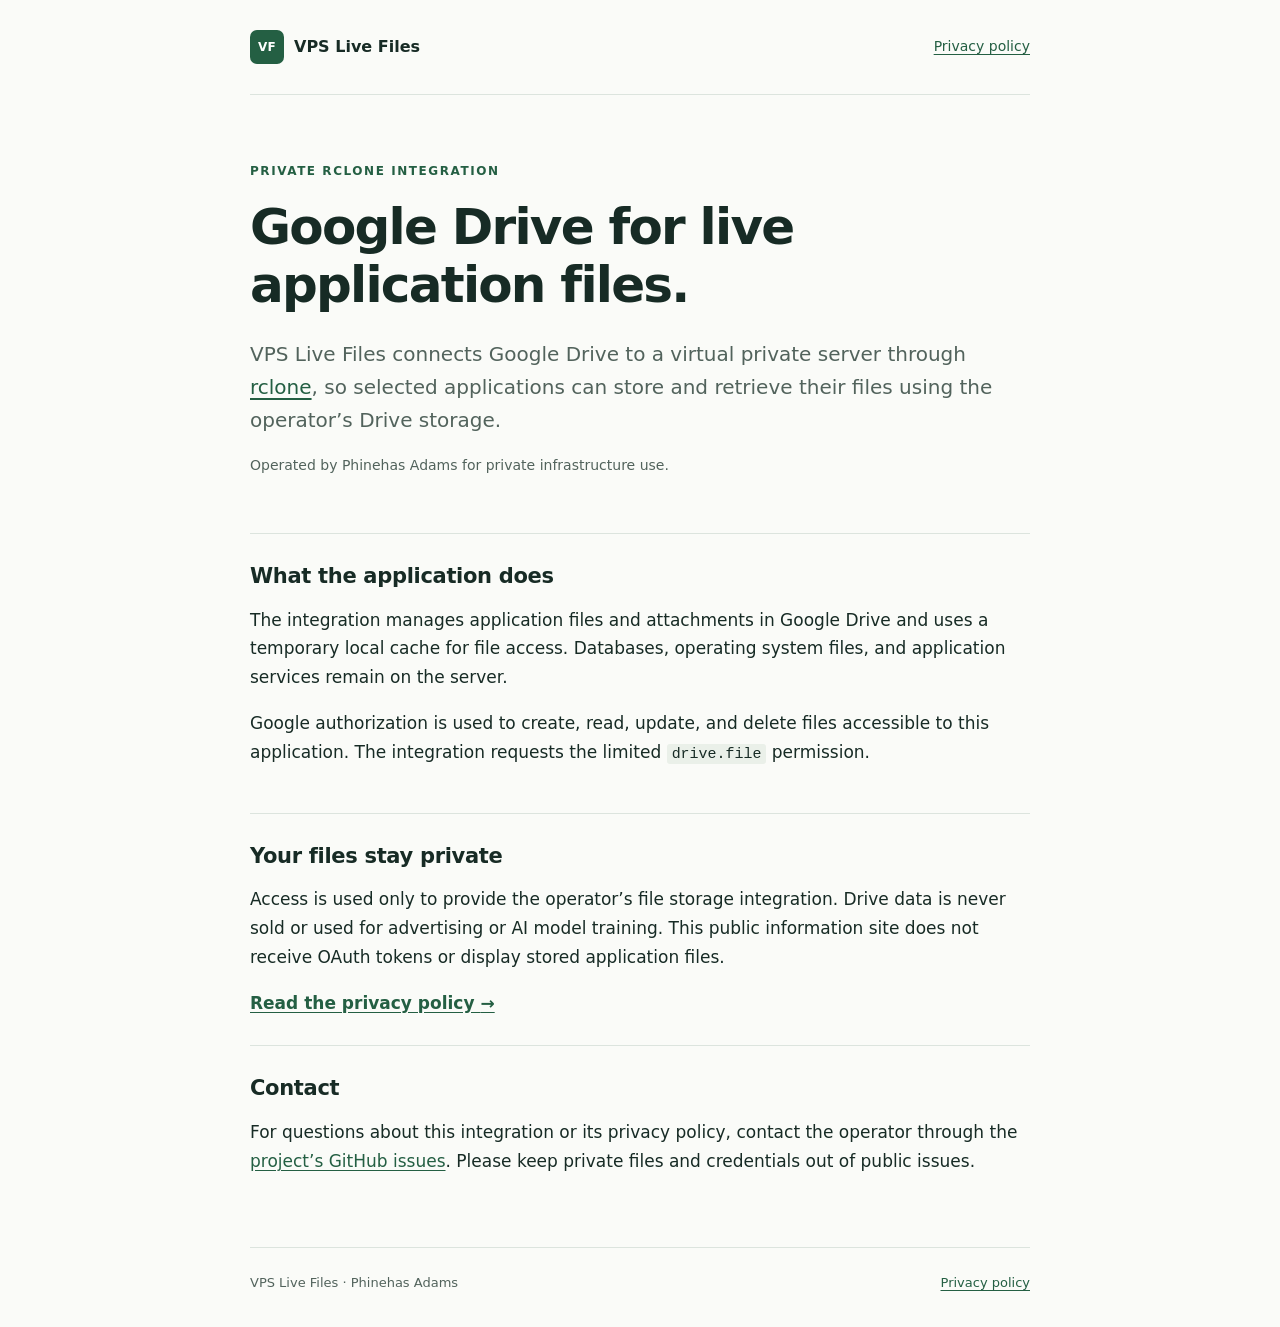
<file: index.html>
<!doctype html>
<html lang="en">
<head>
  <meta charset="utf-8">
  <meta name="viewport" content="width=device-width, initial-scale=1">
  <meta name="description" content="VPS Live Files is a private rclone integration for storing live application files in Google Drive.">
  <title>VPS Live Files</title>
  <link rel="stylesheet" href="styles.css">
</head>
<body>
  <a class="skip-link" href="#main">Skip to content</a>
  <header class="site-header wrap">
    <a class="brand" href="./" aria-label="VPS Live Files home"><span class="brand-mark" aria-hidden="true">VF</span> VPS Live Files</a>
    <nav aria-label="Main navigation"><a href="privacy.html">Privacy policy</a></nav>
  </header>
  <main id="main" class="wrap">
    <section class="intro" aria-labelledby="title">
      <p class="eyebrow">Private rclone integration</p>
      <h1 id="title">Google Drive for live application files.</h1>
      <p class="lede">VPS Live Files connects Google Drive to a virtual private server through <a href="https://rclone.org/">rclone</a>, so selected applications can store and retrieve their files using the operator’s Drive storage.</p>
      <p class="owner">Operated by Phinehas Adams for private infrastructure use.</p>
    </section>
    <section class="details" aria-labelledby="about-title">
      <h2 id="about-title">What the application does</h2>
      <p>The integration manages application files and attachments in Google Drive and uses a temporary local cache for file access. Databases, operating system files, and application services remain on the server.</p>
      <p>Google authorization is used to create, read, update, and delete files accessible to this application. The integration requests the limited <code>drive.file</code> permission.</p>
    </section>
    <section class="details" aria-labelledby="privacy-title">
      <h2 id="privacy-title">Your files stay private</h2>
      <p>Access is used only to provide the operator’s file storage integration. Drive data is never sold or used for advertising or AI model training. This public information site does not receive OAuth tokens or display stored application files.</p>
      <a class="text-link" href="privacy.html">Read the privacy policy <span aria-hidden="true">→</span></a>
    </section>
    <section class="details" aria-labelledby="contact-title">
      <h2 id="contact-title">Contact</h2>
      <p>For questions about this integration or its privacy policy, contact the operator through the <a href="https://github.com/phinehas2020/vps-rclone/issues">project’s GitHub issues</a>. Please keep private files and credentials out of public issues.</p>
    </section>
  </main>
  <footer class="site-footer wrap"><span>VPS Live Files · Phinehas Adams</span><a href="privacy.html">Privacy policy</a></footer>
</body>
</html>
</file>
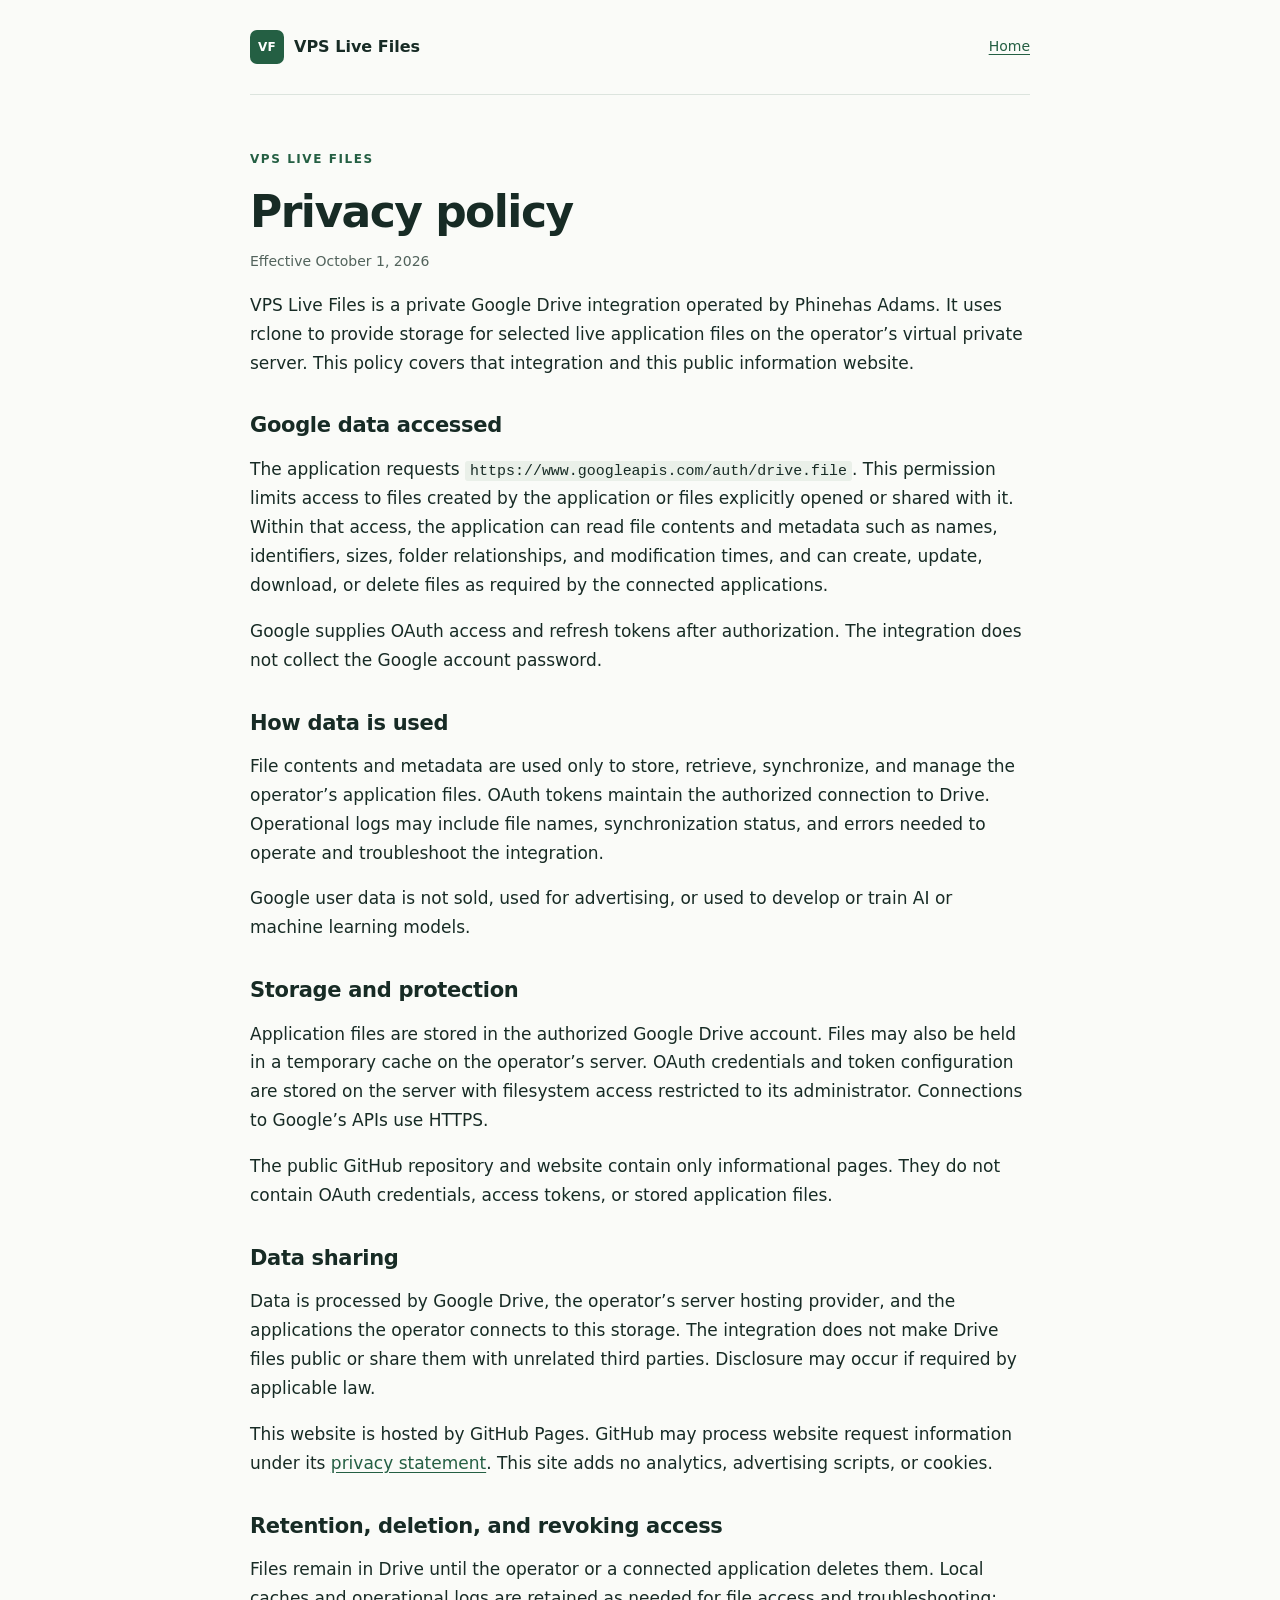
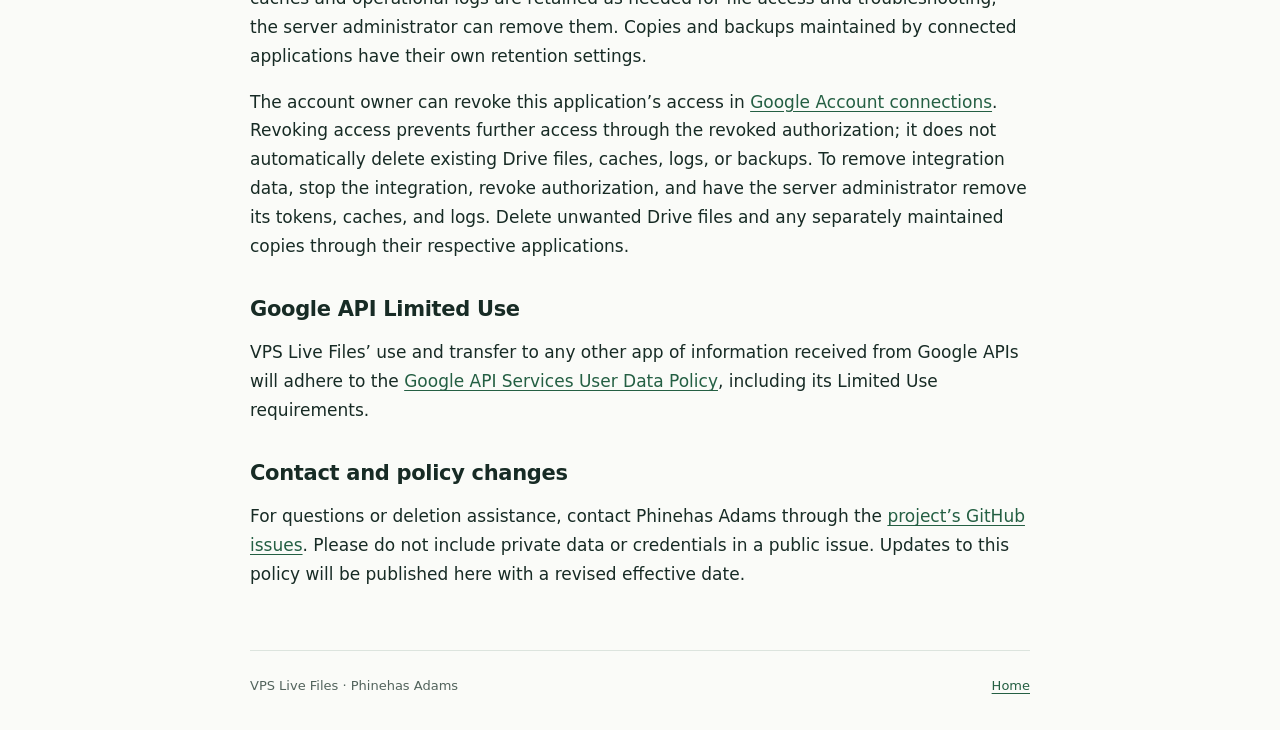
<file: privacy.html>
<!doctype html>
<html lang="en">
<head>
  <meta charset="utf-8">
  <meta name="viewport" content="width=device-width, initial-scale=1">
  <meta name="description" content="How VPS Live Files accesses, uses, stores, and protects Google Drive data.">
  <title>Privacy policy · VPS Live Files</title>
  <link rel="stylesheet" href="styles.css">
</head>
<body>
  <a class="skip-link" href="#main">Skip to content</a>
  <header class="site-header wrap">
    <a class="brand" href="./" aria-label="VPS Live Files home"><span class="brand-mark" aria-hidden="true">VF</span> VPS Live Files</a>
    <nav aria-label="Main navigation"><a href="./">Home</a></nav>
  </header>
  <main id="main" class="wrap policy">
    <p class="eyebrow">VPS Live Files</p>
    <h1>Privacy policy</h1>
    <p class="updated">Effective October 1, 2026</p>
    <p>VPS Live Files is a private Google Drive integration operated by Phinehas Adams. It uses rclone to provide storage for selected live application files on the operator’s virtual private server. This policy covers that integration and this public information website.</p>
    <section aria-labelledby="access-title">
      <h2 id="access-title">Google data accessed</h2>
      <p>The application requests <code>https://www.googleapis.com/auth/drive.file</code>. This permission limits access to files created by the application or files explicitly opened or shared with it. Within that access, the application can read file contents and metadata such as names, identifiers, sizes, folder relationships, and modification times, and can create, update, download, or delete files as required by the connected applications.</p>
      <p>Google supplies OAuth access and refresh tokens after authorization. The integration does not collect the Google account password.</p>
    </section>
    <section aria-labelledby="use-title">
      <h2 id="use-title">How data is used</h2>
      <p>File contents and metadata are used only to store, retrieve, synchronize, and manage the operator’s application files. OAuth tokens maintain the authorized connection to Drive. Operational logs may include file names, synchronization status, and errors needed to operate and troubleshoot the integration.</p>
      <p>Google user data is not sold, used for advertising, or used to develop or train AI or machine learning models.</p>
    </section>
    <section aria-labelledby="storage-title">
      <h2 id="storage-title">Storage and protection</h2>
      <p>Application files are stored in the authorized Google Drive account. Files may also be held in a temporary cache on the operator’s server. OAuth credentials and token configuration are stored on the server with filesystem access restricted to its administrator. Connections to Google’s APIs use HTTPS.</p>
      <p>The public GitHub repository and website contain only informational pages. They do not contain OAuth credentials, access tokens, or stored application files.</p>
    </section>
    <section aria-labelledby="sharing-title">
      <h2 id="sharing-title">Data sharing</h2>
      <p>Data is processed by Google Drive, the operator’s server hosting provider, and the applications the operator connects to this storage. The integration does not make Drive files public or share them with unrelated third parties. Disclosure may occur if required by applicable law.</p>
      <p>This website is hosted by GitHub Pages. GitHub may process website request information under its <a href="https://docs.github.com/en/site-policy/privacy-policies/github-general-privacy-statement">privacy statement</a>. This site adds no analytics, advertising scripts, or cookies.</p>
    </section>
    <section aria-labelledby="retention-title">
      <h2 id="retention-title">Retention, deletion, and revoking access</h2>
      <p>Files remain in Drive until the operator or a connected application deletes them. Local caches and operational logs are retained as needed for file access and troubleshooting; the server administrator can remove them. Copies and backups maintained by connected applications have their own retention settings.</p>
      <p>The account owner can revoke this application’s access in <a href="https://myaccount.google.com/connections">Google Account connections</a>. Revoking access prevents further access through the revoked authorization; it does not automatically delete existing Drive files, caches, logs, or backups. To remove integration data, stop the integration, revoke authorization, and have the server administrator remove its tokens, caches, and logs. Delete unwanted Drive files and any separately maintained copies through their respective applications.</p>
    </section>
    <section aria-labelledby="limited-use-title">
      <h2 id="limited-use-title">Google API Limited Use</h2>
      <p>VPS Live Files’ use and transfer to any other app of information received from Google APIs will adhere to the <a href="https://developers.google.com/terms/api-services-user-data-policy">Google API Services User Data Policy</a>, including its Limited Use requirements.</p>
    </section>
    <section aria-labelledby="contact-title">
      <h2 id="contact-title">Contact and policy changes</h2>
      <p>For questions or deletion assistance, contact Phinehas Adams through the <a href="https://github.com/phinehas2020/vps-rclone/issues">project’s GitHub issues</a>. Please do not include private data or credentials in a public issue. Updates to this policy will be published here with a revised effective date.</p>
    </section>
  </main>
  <footer class="site-footer wrap"><span>VPS Live Files · Phinehas Adams</span><a href="./">Home</a></footer>
</body>
</html>
</file>
<file: styles.css>
:root {
  color-scheme: light;
  --ink: #172b25;
  --muted: #52635c;
  --accent: #245f43;
  --line: #dce4de;
  --paper: #fafbf8;
}
* { box-sizing: border-box; }
html { scroll-padding-top: 24px; }
body { margin: 0; background: var(--paper); color: var(--ink); font-family: system-ui, -apple-system, BlinkMacSystemFont, "Segoe UI", sans-serif; font-size: 17px; line-height: 1.7; }
.wrap { width: min(100% - 48px, 780px); margin-inline: auto; }
a { color: var(--accent); text-underline-offset: .2em; }
a:hover { text-decoration-thickness: 2px; }
a:focus-visible { outline: 3px solid var(--accent); outline-offset: 5px; border-radius: 2px; }
.site-header { display: flex; align-items: center; justify-content: space-between; gap: 20px; padding-block: 30px; border-bottom: 1px solid var(--line); font-size: 14px; }
.brand { display: inline-flex; align-items: center; gap: 10px; color: var(--ink); font-size: 16px; font-weight: 650; text-decoration: none; }
.brand-mark { display: inline-grid; place-items: center; width: 34px; height: 34px; background: var(--accent); color: white; border-radius: 7px; font-size: 12px; letter-spacing: .02em; }
.intro { padding-top: 66px; padding-bottom: 38px; }
.eyebrow { color: var(--accent); font-size: 12px; font-weight: 700; letter-spacing: .13em; text-transform: uppercase; margin: 0 0 18px; }
h1 { font-size: clamp(32px, 6vw, 50px); line-height: 1.15; font-weight: 650; letter-spacing: -.035em; margin: 0 0 24px; max-width: 720px; }
h2 { font-size: 21px; line-height: 1.35; font-weight: 650; margin: 0 0 15px; letter-spacing: -.015em; }
p { margin: 0 0 17px; }
.lede { font-size: 20px; line-height: 1.65; color: var(--muted); }
.owner, .updated { color: var(--muted); font-size: 14px; }
.details { padding-block: 28px; border-top: 1px solid var(--line); }
.text-link { font-weight: 600; }
code { font-size: .88em; font-family: ui-monospace, SFMono-Regular, Menlo, monospace; background: #eaf0e9; border-radius: 3px; padding: 2px 5px; overflow-wrap: anywhere; }
.policy { padding-block: 54px 18px; }
.policy h1 { font-size: clamp(32px, 6vw, 44px); margin-bottom: 12px; }
.policy section { margin-top: 34px; }
.site-footer { display: flex; justify-content: space-between; gap: 18px; border-top: 1px solid var(--line); padding-block: 24px 34px; margin-top: 26px; font-size: 13px; color: var(--muted); }
.skip-link { position: absolute; top: -80px; left: 20px; padding: 8px 16px; background: white; z-index: 1; }
.skip-link:focus { top: 10px; }
@media (max-width: 480px) {
  .wrap { width: calc(100% - 36px); }
  .site-header { gap: 12px; padding-block: 22px; font-size: 13px; }
  .brand { font-size: 14px; }
  .intro { padding-top: 42px; }
  .lede { font-size: 18px; }
  .site-footer { flex-wrap: wrap; }
}
</file>
